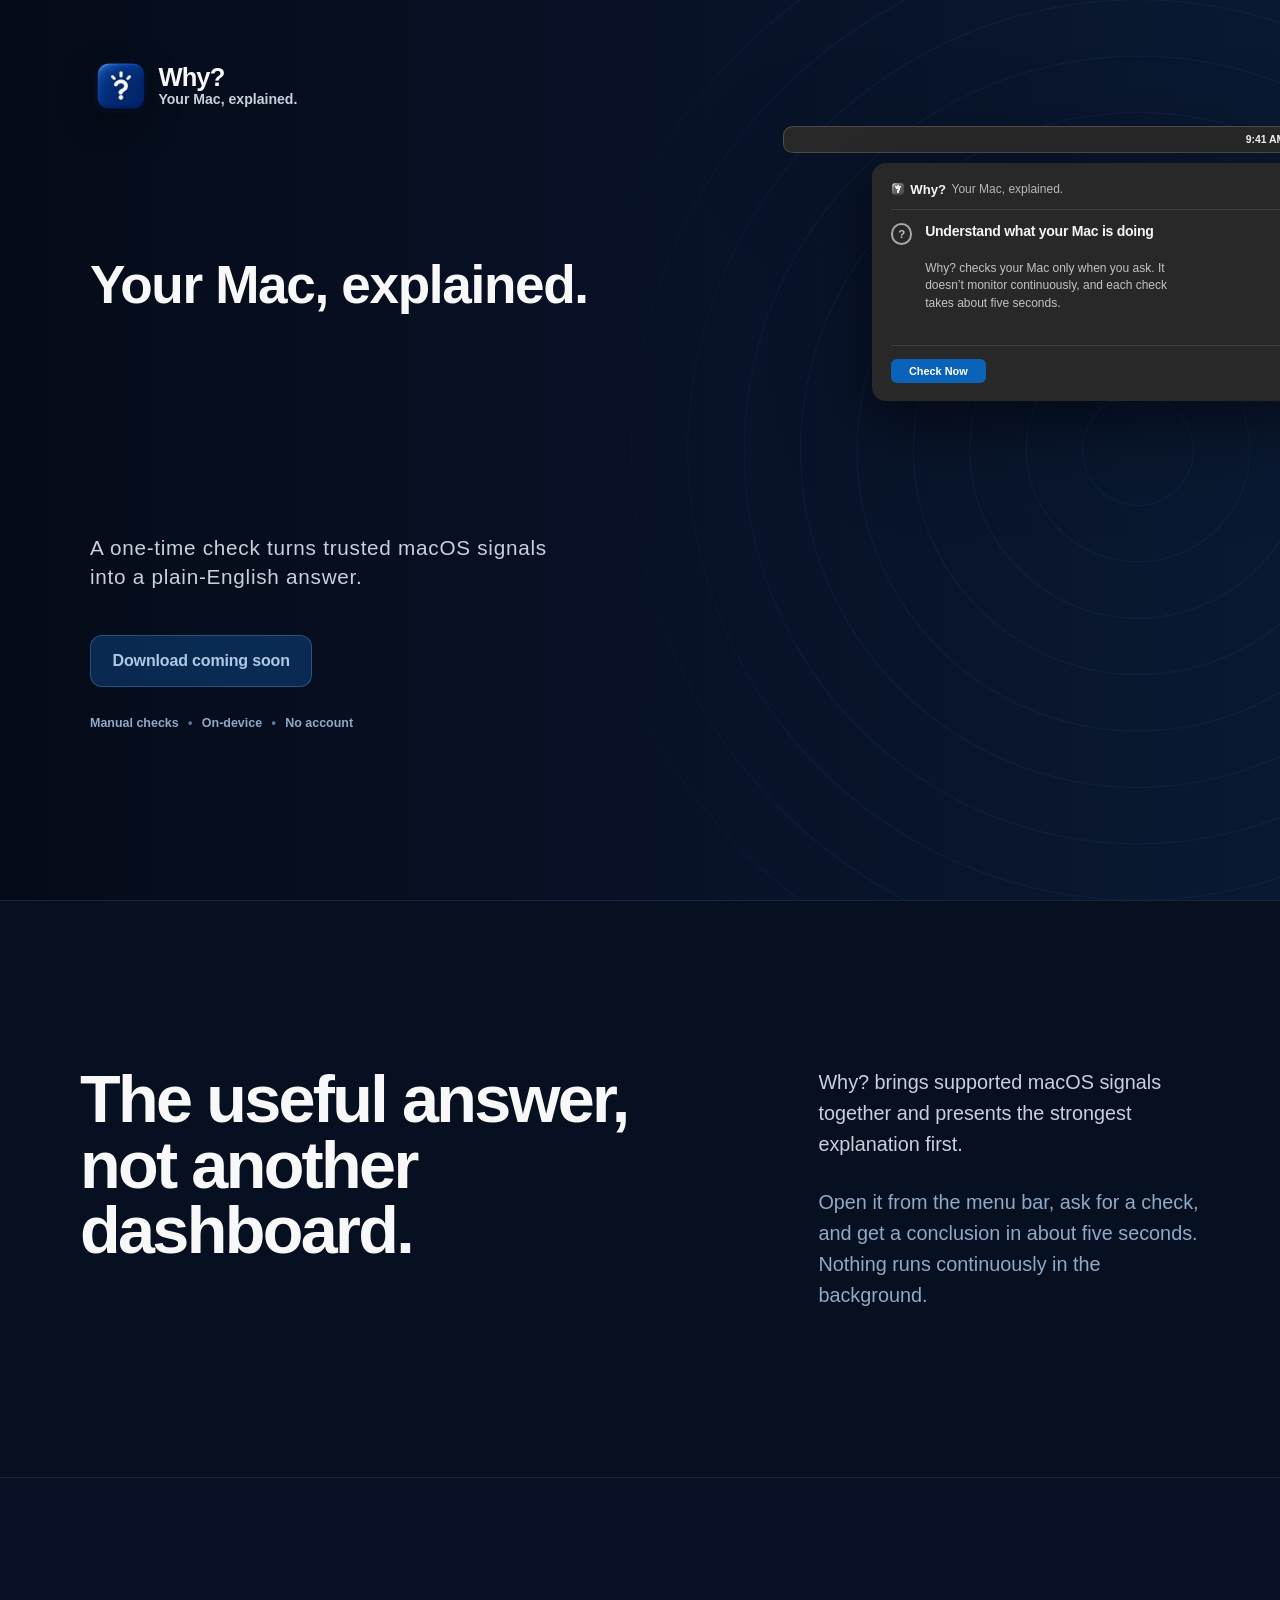
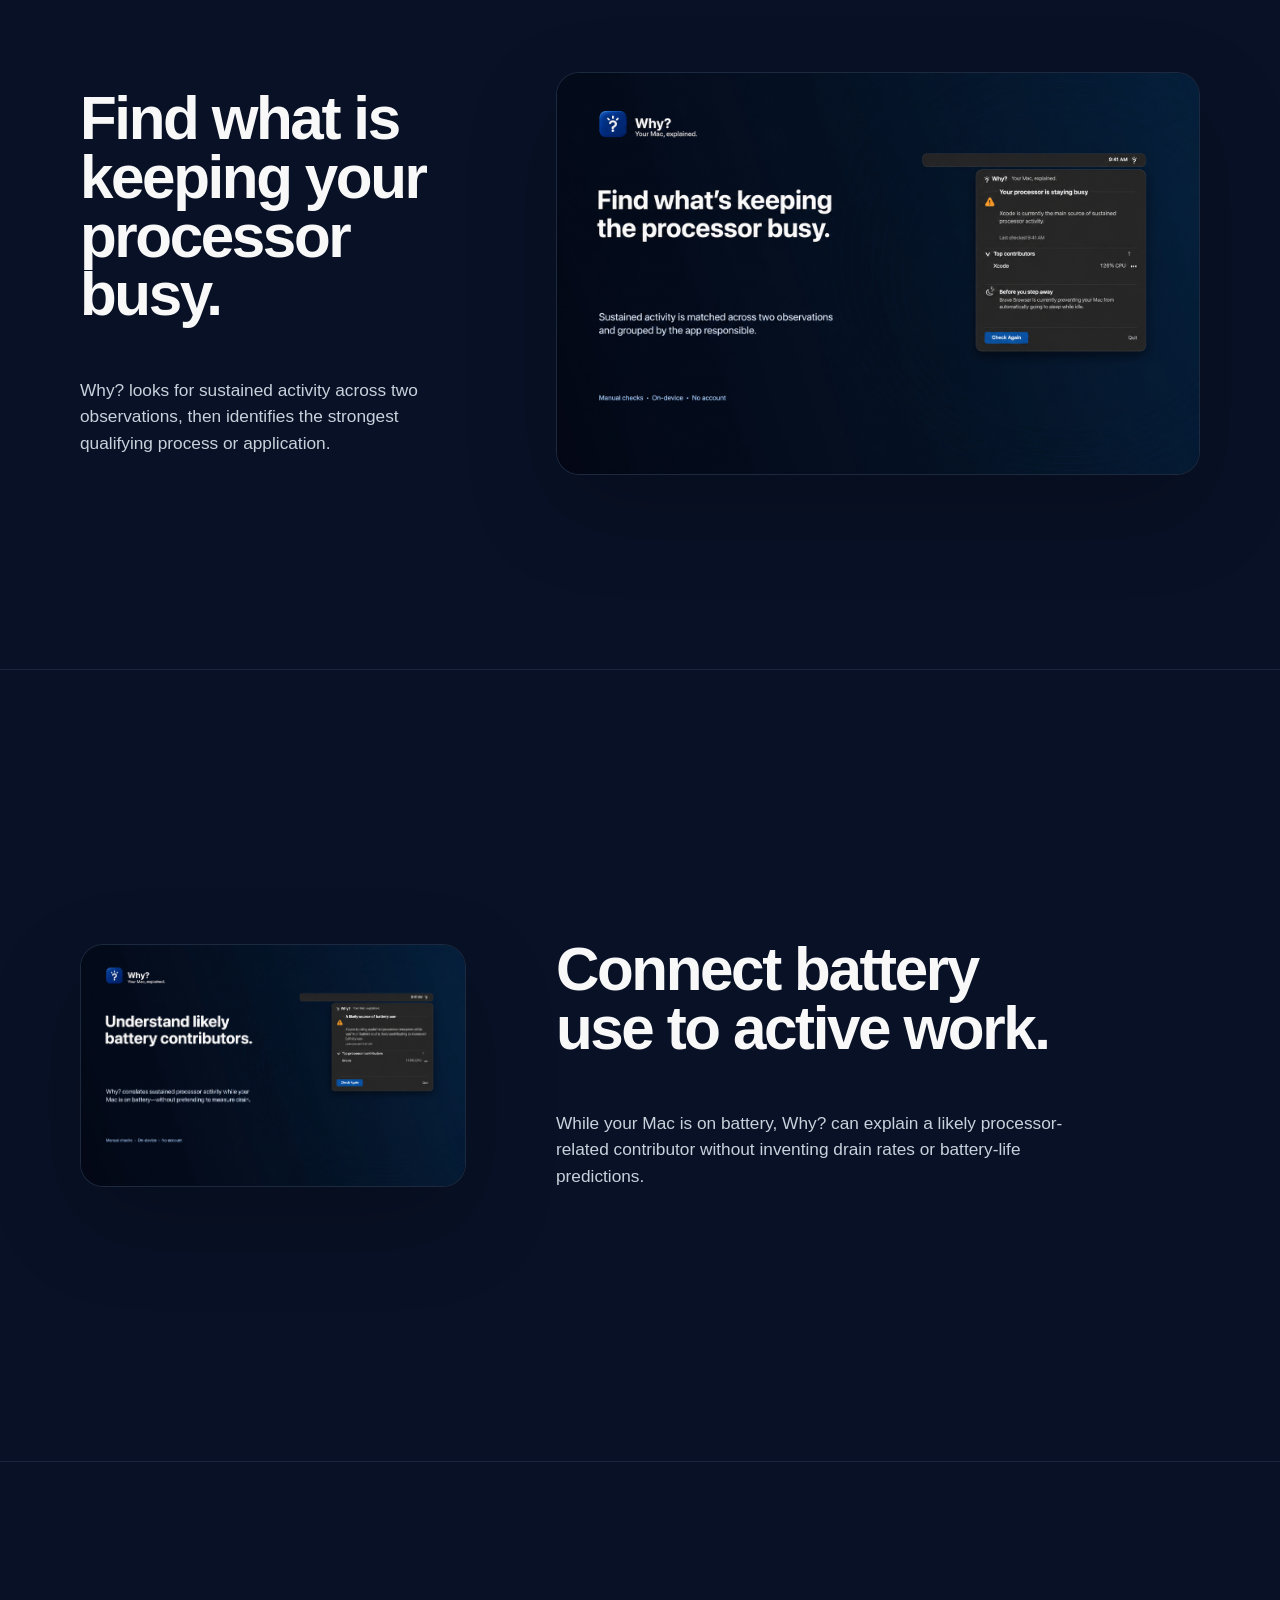
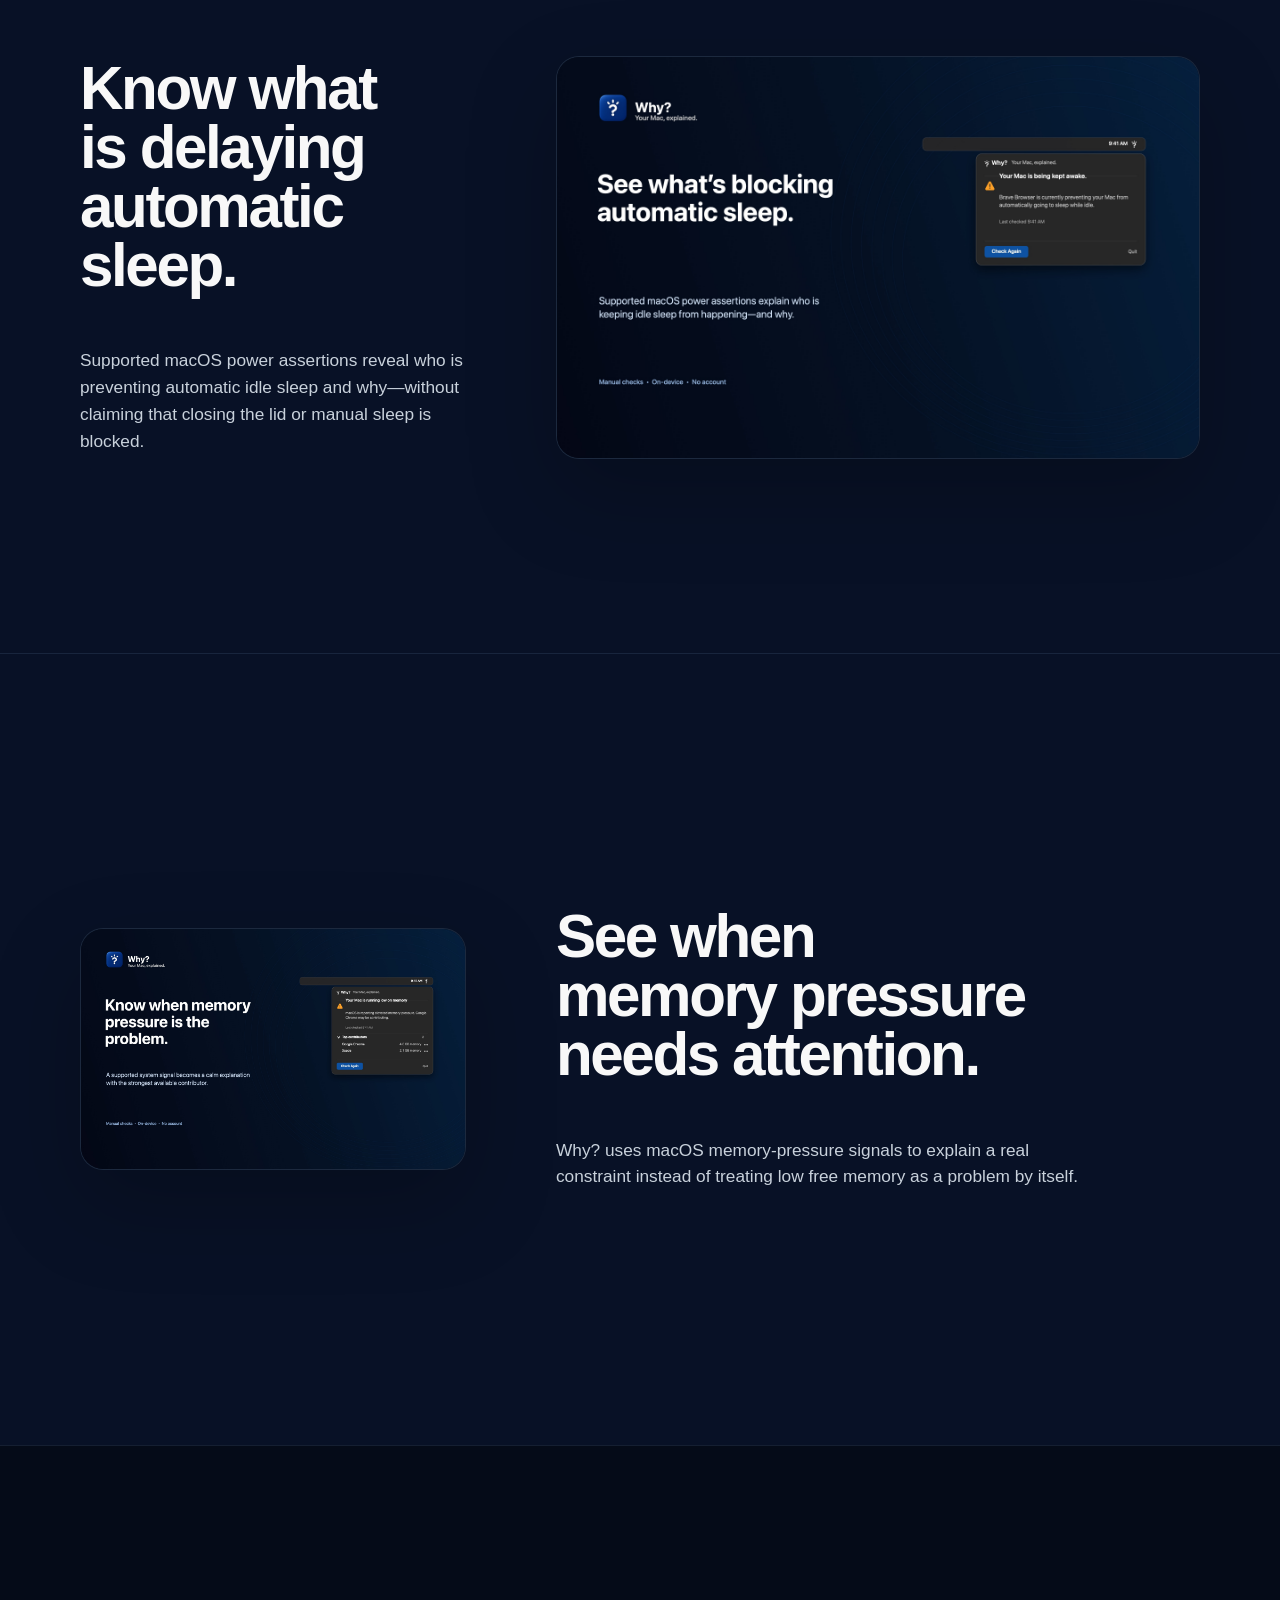
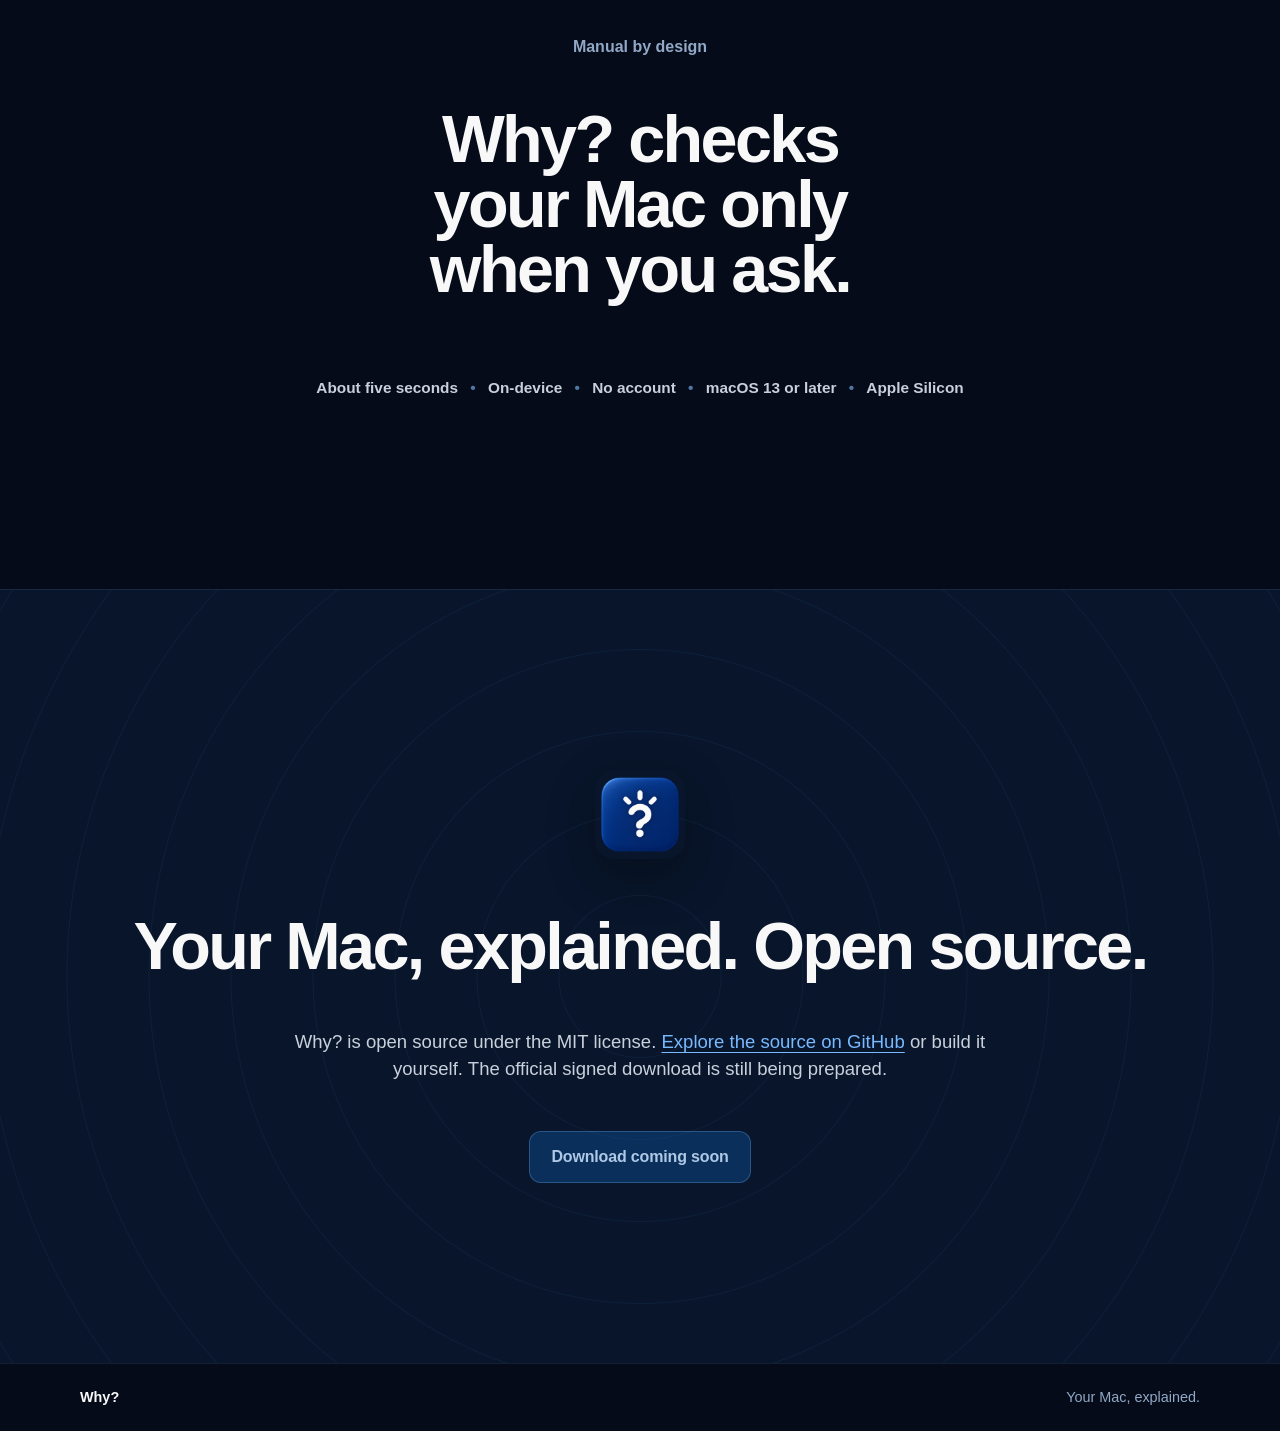
<file: Website/index.html>
<!doctype html>
<html lang="en">
<head>
  <meta charset="utf-8">
  <meta name="viewport" content="width=device-width, initial-scale=1">
  <meta name="color-scheme" content="dark">
  <meta name="theme-color" content="#081126">
  <meta name="description" content="Why? turns trusted macOS signals into a clear, plain-English explanation.">
  <title>Why? — Your Mac, explained.</title>
  <link rel="icon" href="assets/why-icon.png">
  <link rel="stylesheet" href="styles.css">
</head>
<body>
  <main>
    <section class="hero" aria-labelledby="hero-title">
      <div class="orbit-field" aria-hidden="true"></div>

      <header class="brand" aria-label="Why? — Your Mac, explained.">
        <img src="assets/why-icon.png" width="72" height="72" alt="">
        <span class="brand-copy">
          <strong>Why?</strong>
          <span>Your Mac, explained.</span>
        </span>
      </header>

      <div class="hero-message">
        <h1 id="hero-title">Your Mac, explained.</h1>
      </div>

      <p class="hero-copy">A one-time check turns trusted macOS signals into a plain-English answer.</p>

      <button class="purchase-button hero-purchase" type="button" disabled>Download coming soon</button>

      <p class="trust-line" aria-label="Manual checks. On-device. No account.">
        <span>Manual checks</span>
        <span>On-device</span>
        <span>No account</span>
      </p>

      <div class="product-demo" aria-label="Example Why? menu-bar window">
        <div class="menu-strip" aria-hidden="true">
          <span>9:41 AM</span>
          <img src="assets/why-icon.png" width="18" height="18" alt="">
        </div>

        <div class="app-window">
          <div class="app-brand">
            <img src="assets/why-icon.png" width="18" height="18" alt="">
            <strong>Why?</strong>
            <span>Your Mac, explained.</span>
          </div>
          <div class="app-divider"></div>
          <div class="app-state">
            <span class="state-symbol" aria-hidden="true">?</span>
            <div>
              <strong>Understand what your Mac is doing</strong>
              <p>Why? checks your Mac only when you ask. It doesn’t monitor continuously, and each check takes about five seconds.</p>
            </div>
          </div>
          <div class="app-actions">
            <span class="check-control">Check Now</span>
            <span>Quit</span>
          </div>
        </div>
      </div>
    </section>

    <section class="product-promise" aria-labelledby="promise-title">
      <div>
        <h2 id="promise-title">The useful answer,<br>not another dashboard.</h2>
      </div>
      <div class="promise-copy">
        <p>Why? brings supported macOS signals together and presents the strongest explanation first.</p>
        <p>Open it from the menu bar, ask for a check, and get a conclusion in about five seconds. Nothing runs continuously in the background.</p>
      </div>
    </section>

    <section class="diagnostic-stories" aria-label="What Why? can explain">
      <article class="diagnostic-story">
        <div class="story-copy">
          <h2>Find what is keeping your processor busy.</h2>
          <p>Why? looks for sustained activity across two observations, then identifies the strongest qualifying process or application.</p>
        </div>
        <figure>
          <img src="assets/02-sustained-processor-activity-v2.png" width="1586" height="992" alt="Why? showing Xcode as the main source of sustained processor activity.">
        </figure>
      </article>

      <article class="diagnostic-story diagnostic-story--reverse">
        <div class="story-copy">
          <h2>Connect battery use to active work.</h2>
          <p>While your Mac is on battery, Why? can explain a likely processor-related contributor without inventing drain rates or battery-life predictions.</p>
        </div>
        <figure>
          <img src="assets/03-battery-contributor-v2.png" width="1586" height="992" alt="Why? explaining that Xcode is likely contributing to increased battery use.">
        </figure>
      </article>

      <article class="diagnostic-story">
        <div class="story-copy">
          <h2>Know what is delaying automatic sleep.</h2>
          <p>Supported macOS power assertions reveal who is preventing automatic idle sleep and why—without claiming that closing the lid or manual sleep is blocked.</p>
        </div>
        <figure>
          <img src="assets/04-automatic-sleep.jpg" width="2880" height="1800" alt="Why? showing a browser preventing automatic sleep while the Mac is idle.">
        </figure>
      </article>

      <article class="diagnostic-story diagnostic-story--reverse">
        <div class="story-copy">
          <h2>See when memory pressure needs attention.</h2>
          <p>Why? uses macOS memory-pressure signals to explain a real constraint instead of treating low free memory as a problem by itself.</p>
        </div>
        <figure>
          <img src="assets/05-memory-pressure.jpg" width="2880" height="1800" alt="Why? explaining that the Mac is running low on memory.">
        </figure>
      </article>
    </section>

    <section class="privacy-statement" aria-labelledby="privacy-title">
      <p>Manual by design</p>
      <h2 id="privacy-title">Why? checks your Mac only when you ask.</h2>
      <div class="privacy-facts" aria-label="Product facts">
        <span>About five seconds</span>
        <span>On-device</span>
        <span>No account</span>
        <span>macOS 13 or later</span>
        <span>Apple Silicon</span>
      </div>
    </section>

    <section class="release-callout" aria-labelledby="release-title">
      <div>
        <img src="assets/why-icon.png" width="96" height="96" alt="">
        <h2 id="release-title">Your Mac, explained. Open source.</h2>
        <p>Why? is open source under the MIT license. <a href="https://github.com/Rhay427/why-mac">Explore the source on GitHub</a> or build it yourself. The official signed download is still being prepared.</p>
        <button class="purchase-button" type="button" disabled>Download coming soon</button>
      </div>
    </section>
  </main>

  <footer>
    <span>Why?</span>
    <span>Your Mac, explained.</span>
  </footer>
</body>
</html>
</file>
<file: Website/styles.css>
:root {
  color-scheme: dark;
  --navy-950: #050b18;
  --navy-900: #081126;
  --navy-800: #0a1b35;
  --blue-700: #0858a8;
  --blue-500: #1683f8;
  --text: #f8f8f8;
  --muted: #c8d1db;
  --quiet: #91a8c6;
  --panel: #282828;
  --panel-border: #4b4b4b;
  font-family: -apple-system, BlinkMacSystemFont, "SF Pro Display", "Helvetica Neue", Arial, sans-serif;
  font-synthesis: none;
  text-rendering: optimizeLegibility;
}

* {
  box-sizing: border-box;
}

html {
  background: var(--navy-900);
  scroll-behavior: smooth;
}

body {
  margin: 0;
  min-width: 320px;
  background: var(--navy-900);
  color: var(--text);
}

::selection {
  background: rgba(22, 131, 248, 0.46);
  color: #fff;
}

button,
a {
  font: inherit;
}

a {
  color: #78b9ff;
  text-underline-offset: 0.2em;
}

button:focus-visible,
a:focus-visible {
  outline: 3px solid #78b9ff;
  outline-offset: 4px;
}

.hero {
  position: relative;
  min-height: 100svh;
  aspect-ratio: 8 / 5;
  overflow: hidden;
  background:
    linear-gradient(90deg, var(--navy-950) 0%, var(--navy-900) 43%, var(--navy-800) 100%);
  isolation: isolate;
}

.brand {
  position: absolute;
  z-index: 3;
  top: 6.5%;
  left: 6.5%;
  display: flex;
  align-items: center;
  gap: clamp(0.65rem, 0.8vw, 1.35rem);
}

.brand > img {
  width: clamp(3.25rem, 4.25vw, 7.65rem);
  height: clamp(3.25rem, 4.25vw, 7.65rem);
  border-radius: 22%;
  box-shadow: 0 12px 32px rgba(0, 0, 0, 0.28);
}

.brand-copy {
  display: grid;
  gap: 0.08em;
  line-height: 1;
}

.brand-copy strong {
  font-size: clamp(1.5rem, 2vw, 3.6rem);
  letter-spacing: -0.035em;
}

.brand-copy span {
  color: var(--muted);
  font-size: clamp(0.88rem, 1vw, 1.8rem);
  font-weight: 600;
}

.hero-message {
  position: absolute;
  z-index: 2;
  top: 28.8%;
  left: 6.25%;
}

h1 {
  max-width: none;
  margin: 0;
  font-size: clamp(3rem, 4.15vw, 7.5rem);
  font-weight: 720;
  letter-spacing: -0.025em;
  line-height: 0.98;
  text-wrap: balance;
  white-space: nowrap;
}

.hero-copy {
  position: absolute;
  z-index: 2;
  top: 59.2%;
  left: 6.25%;
  width: min(39vw, 36rem);
  margin: 0;
  color: var(--muted);
  font-size: clamp(1rem, 1.62vw, 2.95rem);
  font-weight: 520;
  line-height: 1.42;
  letter-spacing: 0.035em;
}

.purchase-button {
  min-height: 3.25rem;
  padding: 0.8rem 1.35rem;
  border: 1px solid rgba(123, 188, 255, 0.28);
  border-radius: 0.75rem;
  background: rgba(16, 91, 169, 0.38);
  color: #aec8e6;
  font-weight: 680;
  letter-spacing: -0.01em;
  cursor: not-allowed;
}

.hero-purchase {
  position: absolute;
  z-index: 2;
  top: 70.5%;
  left: 6.25%;
}

.trust-line {
  position: absolute;
  z-index: 2;
  top: 79.5%;
  left: 6.25%;
  display: flex;
  gap: 0;
  margin: 0;
  color: var(--quiet);
  font-size: clamp(0.78rem, 0.88vw, 1.55rem);
  font-weight: 650;
}

.trust-line span + span::before {
  content: "•";
  padding: 0 0.75em;
  color: #5f7da5;
}

.orbit-field {
  position: absolute;
  z-index: 0;
  top: 50%;
  left: 79%;
  width: min(95vw, 108rem);
  aspect-ratio: 1;
  border-radius: 50%;
  transform: translate(-50%, -50%);
  background: repeating-radial-gradient(
    circle,
    transparent 0,
    transparent clamp(2.7rem, 4.25vw, 7.65rem),
    rgba(34, 85, 142, 0.17) calc(clamp(2.7rem, 4.25vw, 7.65rem) + 1px),
    transparent calc(clamp(2.7rem, 4.25vw, 7.65rem) + 2px)
  );
  mask-image: linear-gradient(90deg, transparent 0%, #000 24%, #000 100%);
  pointer-events: none;
  animation: signal-breathe 12s ease-in-out infinite alternate;
}

.product-demo {
  position: absolute;
  z-index: 2;
  top: 14%;
  right: 8.3%;
  width: clamp(25rem, 35vw, 63rem);
  color: #f4f4f4;
  filter: drop-shadow(0 22px 44px rgba(0, 0, 0, 0.28));
  animation: demo-settle 900ms cubic-bezier(0.16, 1, 0.3, 1) both;
}

@keyframes demo-settle {
  from {
    transform: translateY(14px);
    filter: drop-shadow(0 10px 24px rgba(0, 0, 0, 0.18));
  }
  to {
    transform: translateY(0);
    filter: drop-shadow(0 22px 44px rgba(0, 0, 0, 0.28));
  }
}

@keyframes signal-breathe {
  from {
    opacity: 0.72;
    transform: translate(-50%, -50%) scale(0.985);
  }
  to {
    opacity: 1;
    transform: translate(-50%, -50%) scale(1.015);
  }
}

.menu-strip {
  height: clamp(1.65rem, 2.1vw, 3.75rem);
  margin-left: -20%;
  margin-bottom: clamp(0.5rem, 0.8vw, 1.35rem);
  padding: 0 clamp(0.75rem, 1.1vw, 2rem);
  display: flex;
  justify-content: flex-end;
  align-items: center;
  gap: 0.55rem;
  border: 1px solid rgba(255, 255, 255, 0.16);
  border-radius: clamp(0.55rem, 0.75vw, 1.3rem);
  background: #282828;
  color: #f0f0f0;
  font-size: clamp(0.65rem, 0.72vw, 1.3rem);
  font-weight: 600;
}

.menu-strip img {
  width: 1.1em;
  height: 1.1em;
  border-radius: 24%;
  filter: grayscale(1) brightness(2.4);
}

.app-window {
  padding: clamp(1rem, 1.45vw, 2.6rem);
  border-radius: clamp(0.85rem, 1.05vw, 1.9rem);
  background: var(--panel);
  box-shadow: 0 18px 50px rgba(0, 0, 0, 0.32);
}

.app-brand {
  display: flex;
  align-items: center;
  gap: 0.45em;
  font-size: clamp(0.75rem, 0.9vw, 1.6rem);
}

.app-brand img {
  width: 1.15em;
  height: 1.15em;
  border-radius: 24%;
  filter: grayscale(1) brightness(2.4);
}

.app-brand strong {
  font-size: 1.1em;
}

.app-brand span {
  color: #b8b8b8;
}

.app-divider {
  height: 1px;
  margin: clamp(0.75rem, 1vw, 1.8rem) 0;
  background: #3d3d3d;
}

.app-state {
  display: grid;
  grid-template-columns: auto 1fr;
  gap: clamp(0.75rem, 1vw, 1.8rem);
  align-items: start;
}

.state-symbol {
  display: grid;
  width: 1.85em;
  height: 1.85em;
  place-items: center;
  border: 2px solid #a6a6a6;
  border-radius: 50%;
  color: #c4c4c4;
  font-size: clamp(0.72rem, 0.85vw, 1.55rem);
  font-weight: 700;
}

.app-state strong {
  display: block;
  font-size: clamp(0.88rem, 1vw, 1.8rem);
  letter-spacing: -0.02em;
}

.app-state p {
  max-width: 39ch;
  margin: clamp(1rem, 1.6vw, 2.9rem) 0 clamp(1.2rem, 2.6vw, 4.7rem);
  color: #c3c3c3;
  font-size: clamp(0.75rem, 0.86vw, 1.55rem);
  line-height: 1.45;
}

.app-actions {
  display: flex;
  justify-content: space-between;
  align-items: center;
  padding-top: clamp(0.75rem, 1vw, 1.8rem);
  border-top: 1px solid #3d3d3d;
  color: #d1d1d1;
  font-size: clamp(0.68rem, 0.8vw, 1.45rem);
}

.check-control {
  padding: 0.55em 1.65em;
  border-radius: 0.55em;
  background: #0b63b9;
  color: #fff;
  font-weight: 650;
}

.product-promise {
  display: grid;
  grid-template-columns: minmax(0, 1.25fr) minmax(20rem, 0.75fr);
  gap: clamp(3rem, 8vw, 10rem);
  padding: clamp(7rem, 13vw, 14rem) max(6.25vw, 1.4rem);
  border-top: 1px solid rgba(122, 156, 198, 0.16);
  background: #071020;
}

.product-promise h2,
.diagnostic-story h2,
.privacy-statement h2,
.release-callout h2 {
  margin: 0;
  font-size: clamp(2.8rem, 5.2vw, 6rem);
  line-height: 0.98;
  letter-spacing: -0.04em;
  text-wrap: balance;
}

.promise-copy {
  align-self: end;
  max-width: 39rem;
  color: var(--muted);
  font-size: clamp(1.1rem, 1.55vw, 1.6rem);
  line-height: 1.55;
}

.promise-copy p {
  margin: 0;
}

.promise-copy p + p {
  margin-top: 1.4em;
  color: var(--quiet);
}

.diagnostic-stories {
  background: var(--navy-900);
}

.diagnostic-story {
  min-height: min(68rem, 88svh);
  display: grid;
  grid-template-columns: minmax(19rem, 0.75fr) minmax(0, 1.25fr);
  align-items: center;
  gap: clamp(3rem, 7vw, 8rem);
  padding: clamp(6rem, 10vw, 11rem) max(6.25vw, 1.4rem);
  border-top: 1px solid rgba(122, 156, 198, 0.14);
}

.diagnostic-story--reverse .story-copy {
  order: 2;
}

.diagnostic-story--reverse figure {
  order: 1;
}

.story-copy {
  max-width: 39rem;
}

.diagnostic-story h2 {
  font-size: clamp(2.65rem, 4.7vw, 5.5rem);
}

.story-copy p {
  max-width: 34rem;
  margin: clamp(2rem, 4vw, 3.75rem) 0 0;
  color: var(--muted);
  font-size: clamp(1.05rem, 1.35vw, 1.45rem);
  line-height: 1.55;
}

.diagnostic-story figure {
  margin: 0;
  border: 1px solid rgba(122, 156, 198, 0.18);
  border-radius: clamp(1rem, 1.8vw, 2rem);
  overflow: hidden;
  background: #071020;
  box-shadow: 0 34px 90px rgba(0, 0, 0, 0.22);
}

.diagnostic-story img {
  display: block;
  width: 100%;
  height: auto;
}

.privacy-statement {
  padding: clamp(8rem, 15vw, 16rem) max(6.25vw, 1.4rem);
  border-top: 1px solid rgba(122, 156, 198, 0.14);
  background: #050b18;
  text-align: center;
}

.privacy-statement > p {
  margin: 0 0 clamp(2rem, 4vw, 3.5rem);
  color: var(--quiet);
  font-size: 1rem;
  font-weight: 650;
}

.privacy-statement h2 {
  max-width: 12ch;
  margin-inline: auto;
}

.privacy-facts {
  display: flex;
  justify-content: center;
  flex-wrap: wrap;
  gap: 0;
  margin-top: clamp(3rem, 6vw, 5rem);
  color: var(--muted);
  font-size: clamp(0.95rem, 1.2vw, 1.15rem);
  font-weight: 620;
}

.privacy-facts span + span::before {
  content: "•";
  padding: 0 0.8em;
  color: #5276a4;
}

.release-callout {
  position: relative;
  overflow: hidden;
  padding: clamp(7rem, 14vw, 15rem) max(6.25vw, 1.4rem);
  border-top: 1px solid rgba(122, 156, 198, 0.14);
  background: #08152a;
  text-align: center;
}

.release-callout::before {
  content: "";
  position: absolute;
  inset: -30%;
  background: repeating-radial-gradient(circle at center, transparent 0 5rem, rgba(45, 99, 160, 0.13) calc(5rem + 1px), transparent calc(5rem + 2px));
  pointer-events: none;
}

.release-callout > div {
  position: relative;
  max-width: 66rem;
  margin-inline: auto;
}

.release-callout img {
  width: clamp(4.5rem, 7vw, 7rem);
  height: clamp(4.5rem, 7vw, 7rem);
  margin-bottom: clamp(2rem, 4vw, 3.5rem);
  border-radius: 22%;
  box-shadow: 0 18px 48px rgba(0, 0, 0, 0.28);
}

.release-callout p {
  max-width: 44rem;
  margin: clamp(2rem, 4vw, 3rem) auto;
  color: var(--muted);
  font-size: clamp(1.05rem, 1.45vw, 1.35rem);
  line-height: 1.5;
}

footer {
  display: flex;
  justify-content: space-between;
  gap: 1rem;
  padding: 1.6rem max(6.25vw, 1.4rem);
  border-top: 1px solid rgba(122, 156, 198, 0.14);
  background: #050b18;
  color: var(--quiet);
  font-size: 0.9rem;
}

footer span:first-child {
  color: var(--text);
  font-weight: 720;
}

@media (max-width: 780px) {
  .hero {
    min-height: 940px;
    aspect-ratio: auto;
  }

  .brand {
    top: 2rem;
    left: 1.4rem;
  }

  .brand > img {
    width: 3.15rem;
    height: 3.15rem;
  }

  .hero-message {
    top: 9.8rem;
    left: 1.4rem;
    right: 1.4rem;
  }

  h1 {
    font-size: clamp(3.15rem, 14vw, 4.7rem);
    white-space: normal;
  }

  .hero-copy {
    top: 20.5rem;
    left: 1.4rem;
    width: min(31rem, calc(100% - 2.8rem));
    font-size: 1.15rem;
  }

  .hero-purchase {
    top: 27rem;
    left: 1.4rem;
  }

  .trust-line {
    top: 31.5rem;
    left: 1.4rem;
    flex-wrap: wrap;
    font-size: 0.76rem;
  }

  .orbit-field {
    top: 68%;
    left: 65%;
    width: 52rem;
    opacity: 0.9;
  }

  .product-demo {
    top: 37rem;
    right: auto;
    left: 1.4rem;
    width: calc(100% - 2.8rem);
  }

  .menu-strip {
    margin-left: 7%;
  }

  .app-window {
    padding: 1rem;
  }

  .app-state p {
    margin: 1rem 0 2rem;
  }

  .product-promise,
  .diagnostic-story {
    grid-template-columns: 1fr;
  }

  .product-promise {
    gap: 3rem;
  }

  .diagnostic-story {
    min-height: 0;
    gap: 3.5rem;
  }

  .diagnostic-story .story-copy,
  .diagnostic-story figure {
    order: initial;
  }

  .diagnostic-story figure {
    margin-inline: -0.25rem;
    border-radius: 1rem;
  }

  .privacy-facts {
    display: grid;
    gap: 0.9rem;
  }

  .privacy-facts span + span::before {
    content: none;
  }

  footer {
    flex-direction: column;
  }
}

@media (prefers-reduced-motion: reduce) {
  html {
    scroll-behavior: auto;
  }

  .orbit-field,
  .product-demo {
    animation: none;
  }
}
</file>
